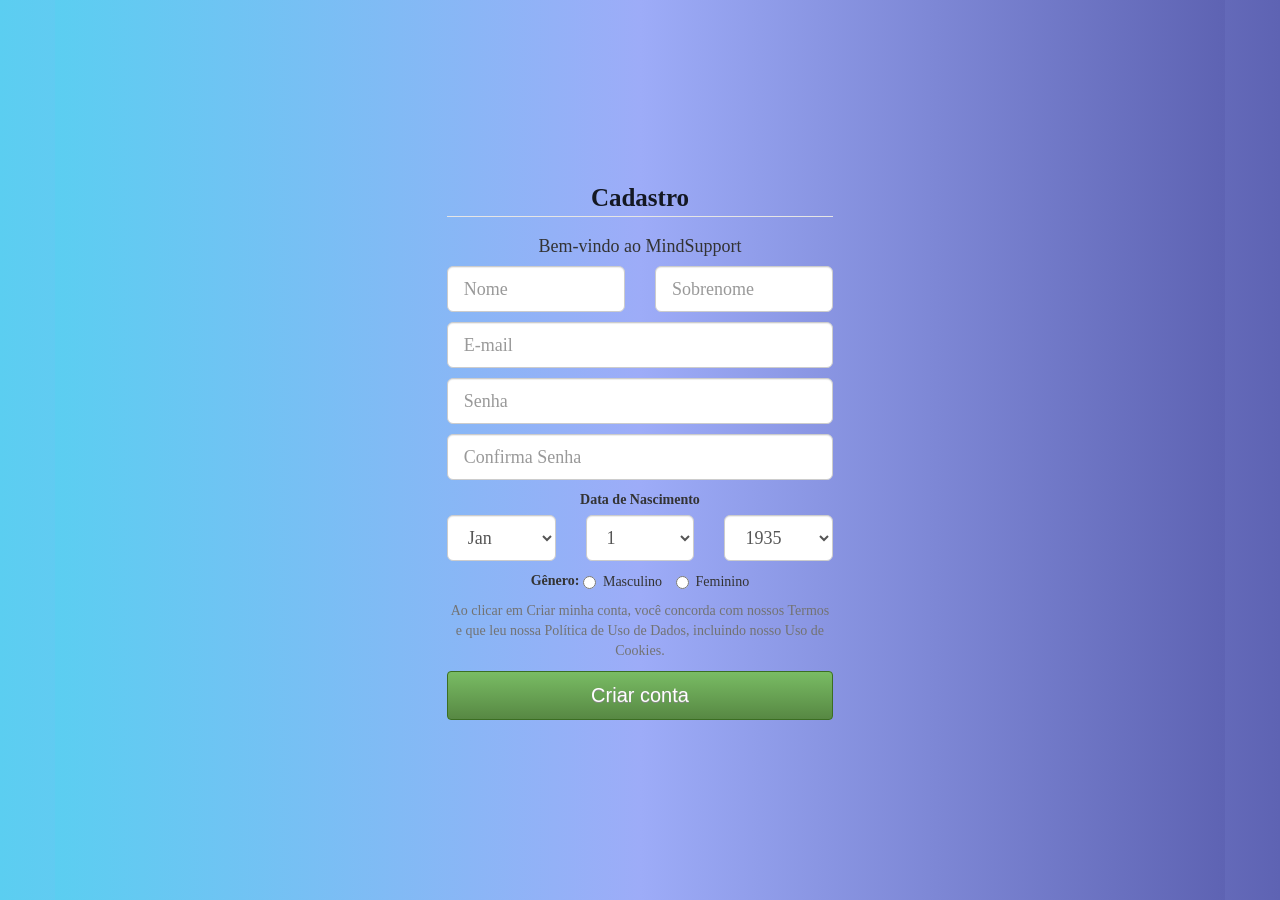
<file: cadastro.html>
<!DOCTYPE html>
<html lang="pt-BR">
<head>
    <meta charset="UTF-8">
    <meta name="viewport" content="width=device-width, initial-scale=1.0">
    <link href="//netdna.bootstrapcdn.com/bootstrap/3.0.0/css/bootstrap.min.css" rel="stylesheet" id="bootstrap-css">
    <script src="//code.jquery.com/jquery-1.11.1.min.js"></script>
    <script src="//netdna.bootstrapcdn.com/bootstrap/3.0.0/js/bootstrap.min.js"></script>
    <link rel="stylesheet" type="text/css" href="cadastro.css">
    <title>Cadastro</title>
</head>
<body>
    <div class="container" id="wrap">
        <div class="row">
            <div class="col-md-6 col-md-offset-3">
                <form action="r" method="post" accept-charset="utf-8" class="form" role="form">
                    <legend>Cadastro</legend>
                    <h4>Bem-vindo ao MindSupport</h4>
                    <div class="row">
                        <div class="col-xs-6 col-md-6">
                            <input type="text" name="firstname" value="" class="form-control input-lg" placeholder="Nome" />
                        </div>
                        <div class="col-xs-6 col-md-6">
                            <input type="text" name="lastname" value="" class="form-control input-lg" placeholder="Sobrenome" />
                        </div>
                    </div>
                    <input type="text" name="email" value="" class="form-control input-lg" placeholder="E-mail" />
                    <input type="password" name="password" value="" class="form-control input-lg" placeholder="Senha" />
                    <input type="password" name="confirm_password" value="" class="form-control input-lg" placeholder="Confirma Senha" />
                    <label>Data de Nascimento</label>
                    <div class="row">
                        <div class="col-xs-4 col-md-4">
                            <select name="month" class="form-control input-lg">
                                <option value="01">Jan</option>
                                <option value="02">Feb</option>
                                <option value="03">Mar</option>
                                <option value="04">Apr</option>
                                <option value="05">May</option>
                                <option value="06">Jun</option>
                                <option value="07">Jul</option>
                                <option value="08">Aug</option>
                                <option value="09">Sep</option>
                                <option value="10">Oct</option>
                                <option value="11">Nov</option>
                                <option value="12">Dec</option>
                            </select>
                        </div>
                        <div class="col-xs-4 col-md-4">
                            <select name="day" class="form-control input-lg">
                                <!-- Opções para os dias -->
                                <option value="1">1</option>
                                <option value="2">2</option>
                                <option value="3">3</option>
                                <option value="4">4</option>
                                <option value="5">5</option>
                                <option value="6">6</option>
                                <option value="7">7</option>
                                <option value="8">8</option>
                                <option value="9">9</option>
                                <option value="10">10</option>
                                <option value="11">11</option>
                                <option value="12">12</option>
                                <option value="13">13</option>
                                <option value="14">14</option>
                                <option value="15">15</option>
                                <option value="16">16</option>
                                <option value="17">17</option>
                                <option value="18">18</option>
                                <option value="19">19</option>
                                <option value="20">20</option>
                                <option value="21">21</option>
                                <option value="22">22</option>
                                <option value="23">23</option>
                                <option value="24">24</option>
                                <option value="25">25</option>
                                <option value="26">26</option>
                                <option value="27">27</option>
                                <option value="28">28</option>
                                <option value="29">29</option>
                                <option value="30">30</option>
                                <option value="31">31</option>
                            </select>
                        </div>
                        <div class="col-xs-4 col-md-4">
                            <select name="year" class="form-control input-lg">
                                <!-- Opções para os anos -->
                                <option value="1935">1935</option>
                                <option value="1936">1936</option>
                                <option value="1937">1937</option>
                                <option value="1938">1938</option>
                                <option value="1939">1939</option>
                                <option value="1940">1940</option>
                                <option value="1941">1941</option>
                                <option value="1942">1942</option>
                                <option value="1943">1943</option>
                                <option value="1944">1944</option>
                                <option value="1945">1945</option>
                                <option value="1946">1946</option>
                                <option value="1947">1947</option>
                                <option value="1948">1948</option>
                                <option value="1949">1949</option>
                                <option value="1950">1950</option>
                                <option value="1951">1951</option>
                                <option value="1952">1952</option>
                                <option value="1953">1953</option>
                                <option value="1954">1954</option>
                                <option value="1955">1955</option>
                                <option value="1956">1956</option>
                                <option value="1957">1957</option>
                                <option value="1958">1958</option>
                                <option value="1959">1959</option>
                                <option value="1960">1960</option>
                                <option value="1961">1961</option>
                                <option value="1962">1962</option>
                                <option value="1963">1963</option>
                                <option value="1964">1964</option>
                                <option value="1965">1965</option>
                                <option value="1966">1966</option>
                                <option value="1967">1967</option>
                                <option value="1968">1968</option>
                                <option value="1969">1969</option>
                                <option value="1970">1970</option>
                                <option value="1971">1971</option>
                                <option value="1972">1972</option>
                                <option value="1973">1973</option>
                                <option value="1974">1974</option>
                                <option value="1975">1975</option>
                                <option value="1976">1976</option>
                                <option value="1977">1977</option>
                                <option value="1978">1978</option>
                                <option value="1979">1979</option>
                                <option value="1980">1980</option>
                                <option value="1981">1981</option>
                                <option value="1982">1982</option>
                                <option value="1983">1983</option>
                                <option value="1984">1984</option>
                                <option value="1985">1985</option>
                                <option value="1986">1986</option>
                                <option value="1987">1987</option>
                                <option value="1988">1988</option>
                                <option value="1989">1989</option>
                                <option value="1990">1990</option>
                                <option value="1991">1991</option>
                                <option value="1992">1992</option>
                                <option value="1993">1993</option>
                                <option value="1994">1994</option>
                                <option value="1995">1995</option>
                                <option value="1996">1996</option>
                                <option value="1997">1997</option>
                                <option value="1998">1998</option>
                                <option value="1999">1999</option>
                                <option value="2000">2000</option>
                                <option value="2001">2001</option>
                                <option value="2002">2002</option>
                                <option value="2003">2003</option>
                                <option value="2004">2004</option>
                                <option value="2005">2005</option>
                                <option value="2006">2006</option>
                                <option value="2007">2007</option>
                                <option value="2008">2008</option>
                                <option value="2009">2009</option>
                                <option value="2010">2010</option>
                                <option value="2011">2011</option>
                                <option value="2012">2012</option>
                                <option value="2013">2013</option>
                            </select>
                        </div>
                    </div>
                    <label>Gênero:</label>
                    <label class="radio-inline">
                        <input type="radio" name="gender" value="M" id="male" /> Masculino
                    </label>
                    <label class="radio-inline">
                        <input type="radio" name="gender" value="F" id="female" /> Feminino
                    </label>
                    <br />
                    <span class="help-block">Ao clicar em Criar minha conta, você concorda com nossos Termos e que leu nossa Política de Uso de Dados, incluindo nosso Uso de Cookies.</span>
                    <button class="btn btn-lg btn-primary btn-block signup-btn" type="button" onclick="window.open('home.html', '_blank')">
                        Criar conta
                    </button>
                    
                    
                </form>
            </div>
        </div>
    </div>
</body>
</html>
</file>
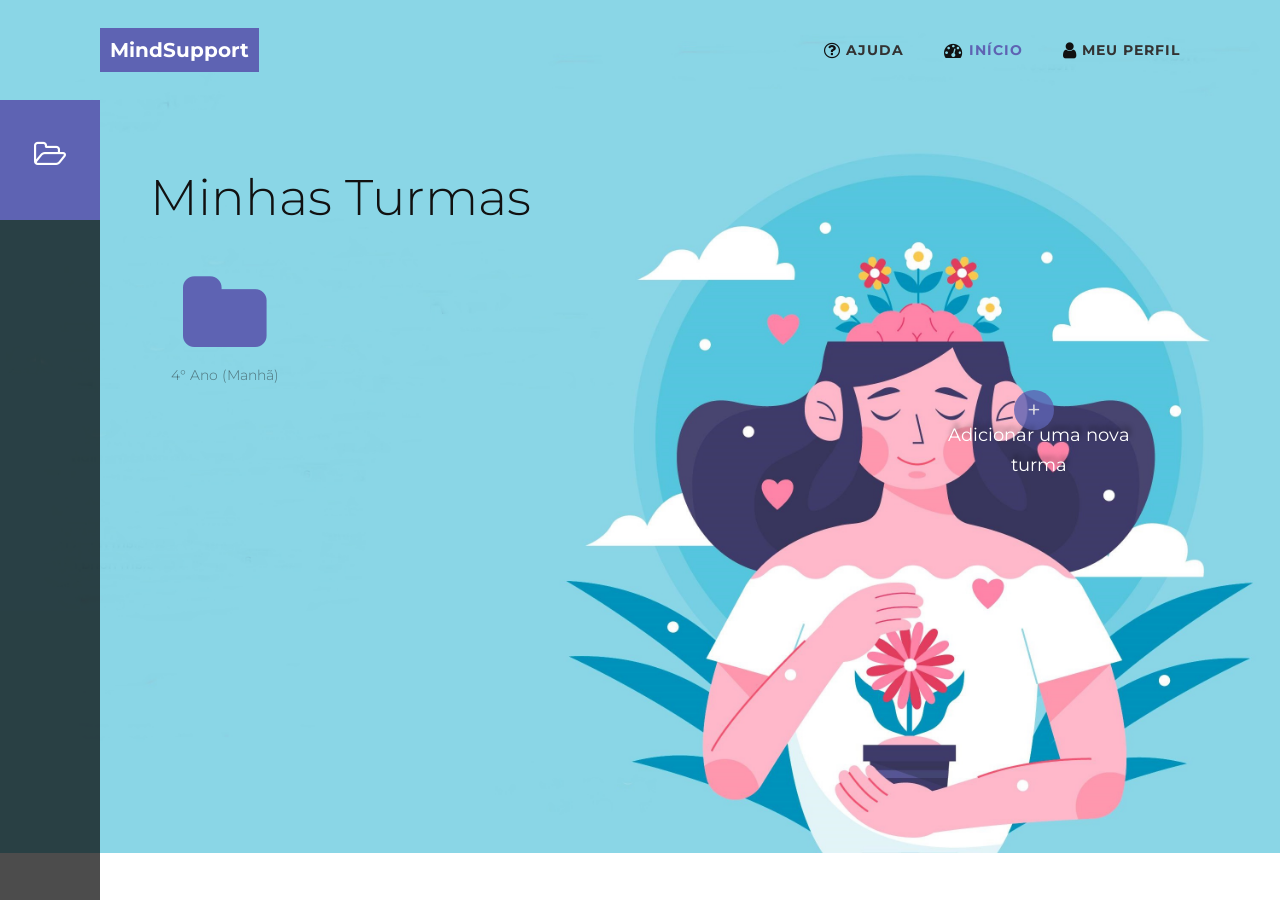
<file: home.html>
<link href="//netdna.bootstrapcdn.com/bootstrap/3.0.0/css/bootstrap.min.css" rel="stylesheet" id="bootstrap-css">
<script src="//netdna.bootstrapcdn.com/bootstrap/3.0.0/js/bootstrap.min.js"></script>
<script src="//code.jquery.com/jquery-1.11.1.min.js"></script>
<!------ Include the above in your HEAD tag ---------->

<!DOCTYPE html>
<html lang="pt-br">
<head>
  <title>Folder Library Concept</title>
  <meta charset="utf-8">
  <meta name="viewport" content="width=device-width, initial-scale=1">
  <link rel="stylesheet" href="https://maxcdn.bootstrapcdn.com/bootstrap/3.3.7/css/bootstrap.min.css">
  <link rel="stylesheet" href="https://maxcdn.bootstrapcdn.com/font-awesome/4.7.0/css/font-awesome.min.css">
  <link rel="stylesheet" type="text/css" href="home.css">
  <script src="home.js"></script>
</head>


<body>


<header>

  <div class="logo">MindSupport</div>
  <ul>
    <li><i class="fa fa-question-circle-o fa-lg"></i> Ajuda</li>
    <li class="active"><i class="fa fa-tachometer fa-lg"></i> Início</li>
    <a href="profile.html"><li><i class="fa fa-user fa-lg"></i> Meu Perfil</li></a>
  </ul>
</header>

<section id="wrapper">
  <nav>
    <ul>
      <li class="active tooltiper" data-tooltip="Meus documentos"><i class="fa fa-folder-open-o" aria-hidden="true"></i></li>
    </ul>
  </nav>
  
  <div class="main">
    <h1>Minhas Turmas</h1>
    <div class="left">
      <!-- Pastas Existentes -->
      <div class="top-droppable folder tooltiper tooltiper-up" data-tooltip="0 file" id="folder1"><i class="fa fa-folder" aria-hidden="true"></i><i class="fa fa-check" aria-hidden="true"></i><p>4° Ano (Manhã)</p></div>
 
    </div>
  </div>

  <!-- Seção para adicionar novas turmas/pastas -->
  <div class="right">
    <div class="input-select-wrap">
      <div class="fileUpload" id="addFolderBtn">
        <span>+</span>
        <p>Adicionar uma nova turma</p>
      </div>
    </div>
    <div id='draggableFile'>
      <span>Arraste seus arquivos aqui<br/><span>Você pode adicionar arquivos às pastas</span></span>
    </div>
    <div id='result'></div>
  </div>
</section>

<!-- Conteúdo das pastas -->
<div class="top-droppable folder-content easeout2 closed" id="folder1-content">
  <div class="close-folder-content"><i class="fa fa-times" aria-hidden="true"></i></div>
  <h2><i class="fa fa-folder" aria-hidden="true"></i><span>4° Ano (Manhã)</span></h2>
</div>
<div class="top-droppable folder-content easeout2 closed" id="folder2-content">
  <div class="close-folder-content"><i class="fa fa-times" aria-hidden="true"></i></div>
  <h2><i class="fa fa-folder" aria-hidden="true"></i><span>6° Ano (Manhã)</span></h2>
</div>
<div class="top-droppable folder-content easeout2 closed" id="folder3-content">
  <div class="close-folder-content"><i class="fa fa-times" aria-hidden="true"></i></div>
  <h2><i class="fa fa-folder" aria-hidden="true"></i><span>4° Ano (Tarde)</span></h2>
</div>
<div class="top-droppable folder-content easeout2 closed" id="folder4-content">
  <div class="close-folder-content"><i class="fa fa-times" aria-hidden="true"></i></div>
  <h2><i class="fa fa-folder" aria-hidden="true"></i><span>6° Ano (Tarde)</span></h2>
</div>


<script src="https://ajax.googleapis.com/ajax/libs/jquery/3.2.1/jquery.min.js"></script>
<script src="https://maxcdn.bootstrapcdn.com/bootstrap/3.3.7/js/bootstrap.min.js"></script>
<script>
  $(document).ready(function() {
    let folderCount = 5;

    // Função para criar nova pasta
    $("#addFolderBtn").on("click", function() {
      folderCount++;
      const newFolderId = 'folder' + folderCount;
      const newFolderContentId = newFolderId + '-content';

      // Adicionando nova pasta à esquerda
      $(".left").append(
        <div class="top-droppable folder tooltiper tooltiper-up" data-tooltip="0 file" id="${newFolderId}">
          <i class="fa fa-folder" aria-hidden="true"></i><i class="fa fa-check" aria-hidden="true"></i>
          <p>Nova Turma ${folderCount}</p>
        </div>
      );

      // Adicionando conteúdo da nova pasta
      $("body").append(
        <div class="top-droppable folder-content easeout2 closed" id="${newFolderContentId}">
          <div class="close-folder-content"><i class="fa fa-times" aria-hidden="true"></i></div>
          <h2><i class="fa fa-folder" aria-hidden="true"></i><span>Nova Turma ${folderCount}</span></h2>
        </div>
      );

      // Atribuindo eventos de duplo clique para abrir a nova pasta
      $("#" + newFolderId).dblclick(function() {
        $("#" + newFolderContentId).css("display", "block").removeClass("closed").addClass("easeout2");
      });

      // Função para fechar a nova pasta
      $("#" + newFolderContentId + " .close-folder-content").click(function() {
        $("#" + newFolderContentId).addClass("closed").delay(300).fadeOut();
      });
    });
  });
</script>
</body>
</html>
</file>
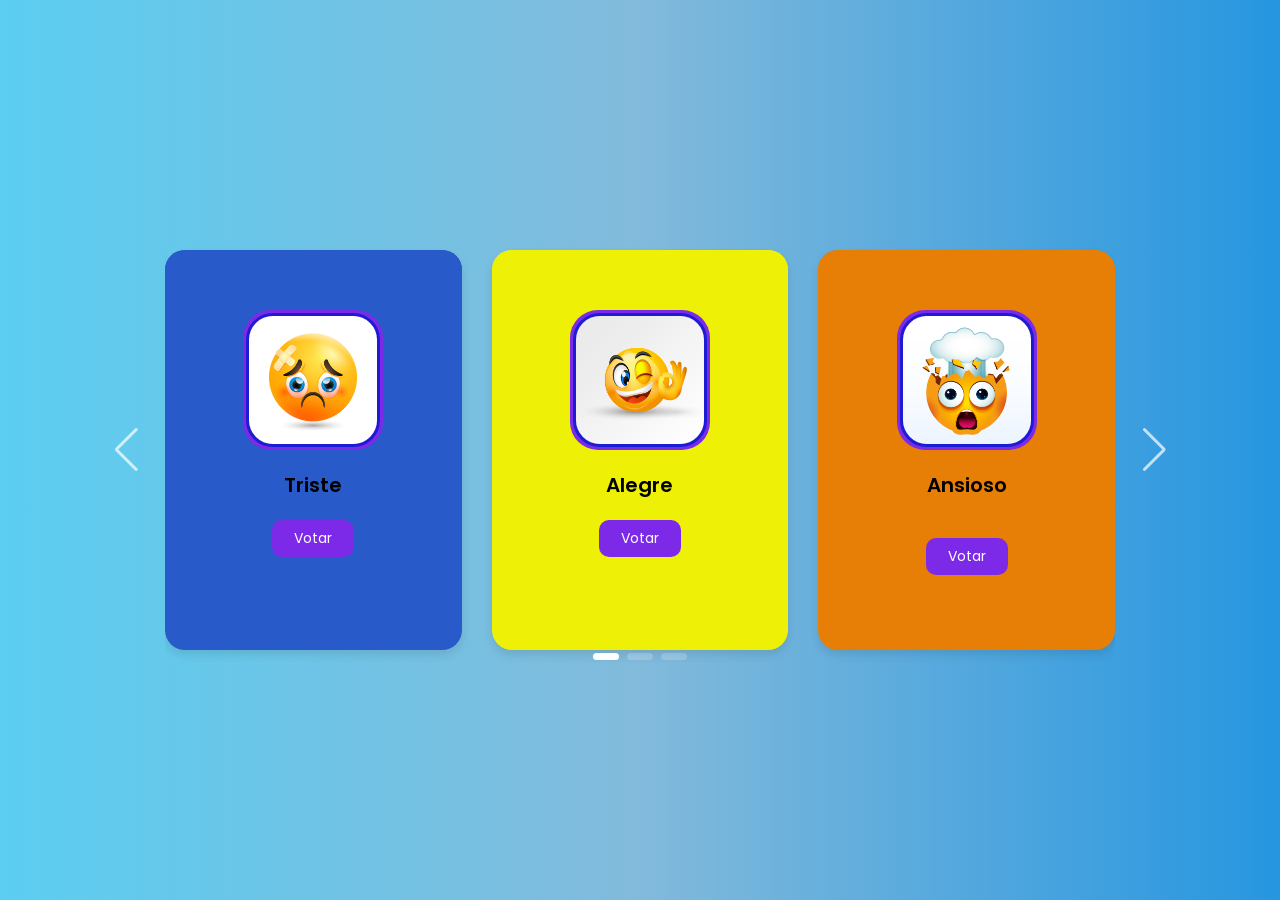
<file: Aluno/emocao.html>
<!DOCTYPE html>
<html lang="pt-br">
<head>
    <meta charset="UTF-8">
    <meta http-equiv="X-UA-Compatible" content="IE=edge">

    <!-- Link Swiper's CSS -->
    <link rel="stylesheet" href="https://unpkg.com/swiper/swiper-bundle.min.css"/>

    <!-- Fontawesome CDN Link -->
    <link rel="stylesheet" href="https://cdnjs.cloudflare.com/ajax/libs/font-awesome/6.0.0-beta3/css/all.min.css"/>
        
    <!-- CSS -->
    <link rel="stylesheet" href="emocao.css">
</head>
<body>

  <section>
    
    <div class="swiper mySwiper container">
      <div class="swiper-wrapper content">

        <div class="swiper-slide card card2">
          <div class="card-content">
            <div class="image">
              <img src="../img/triste.jpg" alt="">
            </div>

           

            <div class="name-profession">
              <span class="name">Triste</span>
              <span class="profession"></span>
            </div>

          

            <div class="button">
              <button class="aboutMe">Votar</button>
              
            </div>
          </div>
        </div>
        <div class="swiper-slide card card3">
          <div class="card-content">
            <div class="image">
              <img src="../img/alegre.jpg" alt="">
            </div>

          

            <div class="name-profession">
              <span class="name">Alegre</span>
             
            </div>

         

            <div class="button">
              <button class="aboutMe">Votar</button>
             
            </div>
          </div>
        </div>
        <div class="swiper-slide card card4">
          <div class="card-content">
            <div class="image">
              <img src="../img/ansioso.jpg" alt="">
            </div>

           

            <div class="name-profession">
              <span class="name">Ansioso</span>
              
            </div>

            <div class="rating">
              
            </div>

            <div class="button">
              <button class="aboutMe">Votar</button>
              
            </div>
          </div>
        </div>
        <div class="swiper-slide card card5">
          <div class="card-content">
            <div class="image">
              <img src="../img/raiva.jpg" alt="">
            </div>

           

            <div class="name-profession">
              <span class="name">Raiva</span>
           
            </div>

          

            <div class="button">
              <button class="aboutMe">Votar</button>
        
            </div>
          </div>
        </div>
        <div class="swiper-slide card card6">
          <div class="card-content">
            <div class="image">
              <img src="../img/medo.jpg" alt="">
            </div>

       

            <div class="name-profession">
              <span class="name">Medo</span>
        
            </div>

           

            <div class="button">
              <button class="aboutMe">Votar</button>
           
            </div>
          </div>
        </div>
        <div class="swiper-slide card card7">
          <div class="card-content">
            <div class="image">
              <img src="../img/tedio.jpg" alt="">
            </div>

        
            <div class="name-profession">
              <span class="name">Tédio</span>
              
            </div>

       

            <div class="button">
              <button class="aboutMe">Votar</button>
            
            </div>
          </div>
        </div>
        <div class="swiper-slide card card8">
          <div class="card-content">
            <div class="image">
              <img src="../img/inveja.png" alt="">
            </div>

          
            <div class="name-profession">
              <span class="name">Inveja</span>
             
            </div>

           

            <div class="button">
              <button class="aboutMe">Votar</button>
              
            </div>
          </div>
        </div>
        <div class="swiper-slide card card9">
          <div class="card-content">
            <div class="image">
              <img src="../img/timidez.png" alt="">
            </div>


            <div class="name-profession">
              <span class="name">Timidez</span>
             
            </div>

         
            <div class="button">
              <button class="aboutMe">Votar</button>
              
            </div>
          </div>
        </div>
        <div class="swiper-slide card card10">
          <div class="card-content">
            <div class="image">
              <img src="../img/vergonha.png" alt="">
            </div>

           

            <div class="name-profession">
              <span class="name">Vergonha</span>
             
            </div>

           

            <div class="button">
              <button class="aboutMe">Votar</button>
             
            </div>
          </div>
        </div>

      </div>
    </div>

    <div class="swiper-button-next"></div>
      <div class="swiper-button-prev"></div>
      <div class="swiper-pagination"></div>
  </section>

  <!-- Swiper JS -->
  <script src="https://unpkg.com/swiper/swiper-bundle.min.js"></script>

  <script src="./emocao.js"></script>

</body>
</html>
</file>
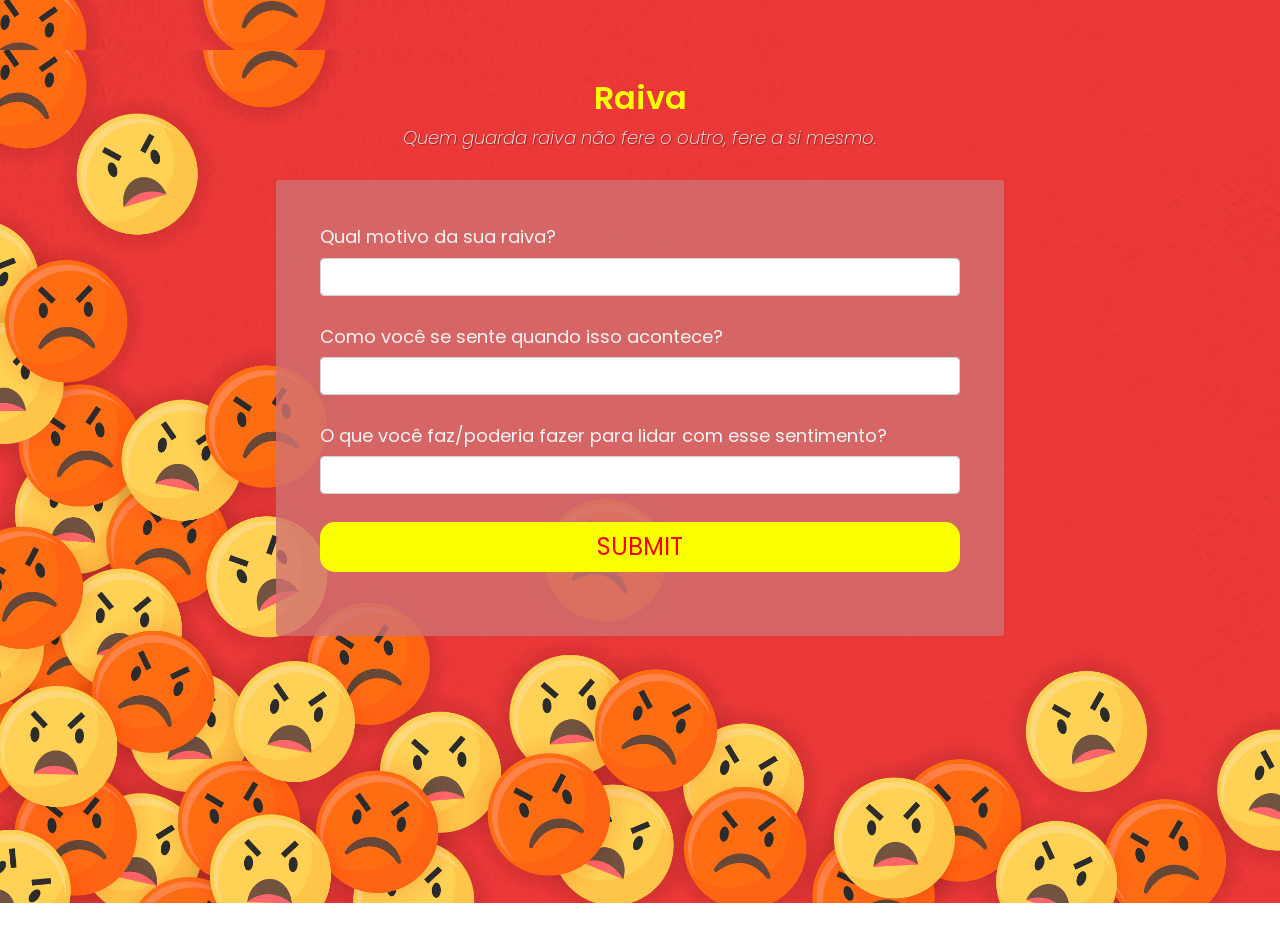
<file: Aluno/raiva.html>
<!DOCTYPE html>
<html lang="en">
<head>
    <meta charset="UTF-8">
    <meta name="viewport" content="width=device-width, initial-scale=1.0">

    <link rel="stylesheet" href="raiva.css">
    <title>Survey Form</title>
</head>
<body>
    <div class="container ">
        <header class="header">
            <h1 id="title">
                Raiva
            </h1>
            <p id="description">
                Quem guarda raiva não fere o outro, fere a si mesmo.


            </p>
        </header>
        <form action="" id="survey-form">

            <!-- Text section -->
            <div class="form-group">
                <label for="name">Qual motivo da sua raiva?</label>
                <input type="text" name="name" id="raiva" class="formControl">
            </div>
            <!-- end of text section -->

            <!-- Type Email section -->
            <div class="form-group">
                <label for="email">Como você se sente quando isso acontece?</label>
                <input type="email" name="email" id="sentimentos" class="formControl" >
            </div>
            <!-- end of Email section -->
            <div class="form-group">
                <label for="email">O que você faz/poderia fazer para lidar com esse sentimento?</label>
                <input type="email" name="email" id="sentimentos" class="formControl" >
            </div>
            <!-- Type Number section -->
            
            <!-- end of Number section -->

            <!-- Type Number section -->
        
            <!--  end of number section -->

            <!-- select section -->
           
            

       
            <!-- End of checkbox section -->

            <!-- Textarea section -->
           
              
            <div class="form-group">
                <button type="submit" id="submit" class="btn">Submit</button>
            </div>
        </form>
    </div>
</body>
</html>
</file>
<file: cadastro.css>
html, body {
   background-image: linear-gradient(to right, #5bcef1, #9dacf8, #5e63b3);
    background-size: cover;
    background-repeat: no-repeat;
    height: 100%;
    display: flex;
    align-items: center;
    justify-content: center;
    font-family: "Alfa Slab One", serif;
    margin: 0;
}

.container {
    text-align: center;
    display: flex;
    flex-direction: column;
    align-items: center;
}

legend {
    color: #141823;
    font-size: 25px;
    font-weight: bold;
}

.signup-btn {
    background: #79bc64;
    background-image: linear-gradient(to bottom, #79bc64, #578843);
    border-radius: 4px;
    text-shadow: 0px 1px 0px #898a88;
    box-shadow: 0px 0px 0px #a4e388;
    font-family: Arial;
    color: #ffffff;
    font-size: 20px;
    padding: 10px 20px;
    border: solid #3b6e22 1px;
    text-decoration: none;
}

.signup-btn:hover {
    background: #79bc64;
    background-image: linear-gradient(to bottom, #79bc64, #5e7056);
    text-decoration: none;
}

.navbar-default .navbar-brand {
    color: #fff;
    font-size: 30px;
    font-weight: bold;
}

.form .form-control {
    margin-bottom: 10px;
}

@media (min-width:768px) {
    #home {
        margin-top: 50px;
    }
    #home .slogan {
        color: #0e385f;
        line-height: 29px;
        font-weight: bold;
    }
}
</file>
<file: home.css>
@import url(https://fonts.googleapis.com/css?family=Montserrat:300,400,700);header,nav ul,nav ul li{width:100%}


.input-wrap i,header .logo{transform:translateY(-50%)}
#searchbar,body,h1,h2,h3{font-family:Montserrat,sans-serif}
*{margin:0;padding:0;outline:0;list-style:none;text-decoration:none;box-sizing:border-box;color:#111;background:0 0;border:none}
#searchbar,.right{border-radius:8px}
body{background:url(http://www.thomaspodgro.com/pen/hero-bg.jpg) top left no-repeat;background-size:cover;font-weight:400;min-height:100vh}
#wrapper{padding:100px 100px 50px 50px}
h1,h2,h3{font-weight:300}
header .logo,header ul li{display:inline-block;font-weight:700}
header{position:fixed;top:0;left:0;;height:100px;line-height:100px;padding:0 100px;z-index:999}
header .logo{float:left;font-size:20px;color:#fff;background:#5e63b3;line-height:initial;position:relative;top:50%;padding:10px}
header ul{float:right;display:inline-block}
header ul li{float:left;text-transform:uppercase;font-size:14px;color:#333;margin-left:40px;letter-spacing:1px}
.folder p,h1{font-weight:300}
header ul li.active{color:#5e63b3}
nav{position:fixed;top:100px;left:0;height:calc(100vh - 100px);width:100px;z-index:3;background:rgba(0,0,0,.7)}
.input-wrap,.left,.right,nav ul{position:relative}
nav ul li{height:120px;border-bottom:1px solid rgba(255,255,255,.3);text-align:center;line-height:120px;cursor:pointer}
nav ul li.active{border-bottom:none;background:#5e63b3}
nav ul li.disabled:hover{background:rgba(0,0,0,.2);cursor:not-allowed}
nav ul li i.fa{color:#fff;font-size:30px}
#searchbar,.input-wrap i{background:#fff;color:#333}
.main{width:60%;float:left;margin-left:100px;margin-top:50px}
.left{margin-top:30px}
.right{width:25%;float:right;background:#fff;padding:30px;height:70vh;min-height:500px;margin-top:50px;margin-bottom:10vh}
.left:after,.right:after{content:"";display:table;clear:both}
h1{font-size:50px;margin-bottom:30px}
.input-wrap i{position:absolute;right:40px;top:50%}
.folder,.item{margin-right:10px;position:relative}
#searchbar{display:block;width:100%;padding:20px 40px;font-size:18px}
#searchbar::-webkit-input-placeholder{color:#b9b9b9}
#searchbar::-moz-placeholder{color:#b9b9b9}
#searchbar:-ms-input-placeholder{color:#b9b9b9}
#searchbar:-moz-placeholder{color:#b9b9b9}
.item{cursor:-webkit-grab;margin-bottom:20px;padding:0 0 20px 20px;display:block;border-bottom:1px solid #ccc;background:rgba(255,255,255,.3);transition:.3s width ease-out,.3s height ease-out}
.item i{margin-right:10px}
.item i,.item p{display:inline-block;vertical-align:middle}
.item p{line-height:1.2;word-break:break-all;width:calc(100% - 50px)}
.is-dropped{transform:scale(0);transition:.2s all ease-out}
.folder{float:left;width:150px;height:150px;background:rgba(0,0,0,0);transition:.2s background-color ease-out;text-align:center}
.folder i.fa-folder{height:90px!important;width:100%!important;line-height:100px!important;margin:10px auto!important;font-size:90px!important;transition:.2s all ease-out}
.folder i.fa-check{color:#fff;background:rgba(0,0,0,.1);border-radius:50%;width:60px;height:60px;text-align:center;line-height:60px;position:absolute;left:0;right:0;top:34px;margin:auto;pointer-events:none;transform:scale(0);opacity:0;font-size:24px}
.folder.item-dropped i.fa-check{animation:animateValidation 1s linear}
@keyframes animateValidation{
0%{transform:scale(1.5);opacity:0}
40%,80%{transform:scale(1);opacity:1}
100%{transform:scale(0);opacity:0}
}
.folder p{cursor:default;opacity:.5;transition:.2s all ease-out}
.folder:hover .fa-folder{transform:scale(1.1)!important}
.folder:hover p{transform:translateY(6px);opacity:1}
.tooltiper .tooltip,.tooltiper-up .tooltip{font-size:.7rem;background:rgba(0,0,0,.7);padding:5px 10px;border-radius:5px;line-height:1.4em;opacity:0}
#folder1 i.fa-folder,#folder1-content h2 .fa-folder{color:#5e63b3!important}
#folder2 i.fa-folder,#folder2-content h2 .fa-folder{color:#4bc97a}
#folder3 i.fa-folder,#folder3-content h2 .fa-folder{color:#6fdbeb}
#folder4 i.fa-folder,#folder4-content h2 .fa-folder{color:#eeca4e}
#folder5 i.fa-folder,#folder5-content h2 .fa-folder{color:#5b5b5b}
.tooltiper{position:relative;z-index:3}
.tooltiper .tooltip{min-width:110px;position:absolute;text-align:left;color:#fff;display:block;top:50%;left:120px;transform:translateY(-50%) scale(0);transform-origin:left;transition:transform .2s ease-out,opacity .1s ease-out .1s}
.tooltiper-up .tooltip{min-width:0;position:absolute;text-align:center;color:#fff;display:inline-block;top:-20px;left:50%;transform:translate(-50%,-50%) scale(0);transform-origin:bottom}
.tooltiper-up:hover .tooltip,.tooltiper:hover .tooltip{opacity:1;transition:transform .2s ease-out,opacity .1s ease-out}
.tooltiper:hover .tooltip{transform:translateY(-50%) scale(1)}
.tooltiper-up:hover .tooltip{transform:translate(-50%,-50%) scale(1)}
.tooltiper .tooltip:after{right:100%;top:50%;border:solid transparent;content:" ";height:0;width:0;position:absolute;pointer-events:none;border-right-color:rgba(0,0,0,.7);border-width:4px;margin-top:-4px}
.tooltiper-up .tooltip:after{border-width:7px 7px 0;border-color:rgba(0,0,0,.7) transparent transparent;right:0;left:0;margin:0 auto;top:100%}
.folder-content{display:none;position:absolute;height:420px;width:1012px;background:rgba(255,255,255,.9);z-index:10;box-shadow:0 10px 30px rgba(0,0,0,.1);left:150px;top:315px;border-radius:8px;padding:30px}
.folder-content h2{font-size:21px;padding-bottom:10px;margin-bottom:30px;border-bottom:1px solid #ccc;cursor:default}
.folder-content h2 i{margin-right:10px}
.easeout2{transition:.2s all ease-out}
.folder-content.closed{transform:scale(.8);opacity:0}
.close-folder-content{position:absolute;right:20px;top:20px;background:#f3f3f3;padding:5px 10px;border-radius:5px}
.close-folder-content:hover,.fileUpload span{background:#5e63b3}
.close-folder-content,.close-folder-content i{transition:.16s all ease-out}
.close-folder-content:hover i{color:#fff}
.folder-content .file{float:left;margin-right:20px;bottom:20px;text-align:center;padding:20px}
.folder-content p{font-size:14px}
.folder-content .file i{font-size:36px;margin-bottom:15px}
.ui-draggable-dragging{z-index:999}
.input-select-wrap{position:absolute;top:50%;left:0;right:0;transform:translateY(-50%);width:250px;height:70px;line-height:70px;margin:0 auto;text-align:center;transition:.3s all ease-out}
#fileSelect{color:transparent;position:relative;width:100%;height:100%;margin:0 auto;display:block;cursor:pointer}
.fileUpload p,.fileUpload span{display:inline-block;vertical-align:middle;transition:.3s all ease-out}
#fileSelect::-webkit-file-upload-button{visibility:hidden}
.fileUpload{position:absolute;top:0;left:0;width:100%;height:100%}
.fileUpload span{opacity:.8;height:40px;width:40px;line-height:40px;color:#fff;text-align:center;border-radius:50%;font-size:24px;margin-right:10px}
.fileUpload p{font-weight:400;line-height:30px;height:30px;font-size:18px}
.fileUpload p:after{content:"Add up to 5GB";display:block;height:0;font-weight:400;text-align:left;color:#999;line-height:10px;font-size:14px;margin-top:5px;opacity:0;transition:.3s all ease-out;transform:translateY(-18px)}
#draggableFile,#draggableFile>span{position:fixed;text-align:center;width:100%}
.input-select-wrap:hover .fileUpload p:after{opacity:1;height:10px;transform:translateY(0)}
.input-select-wrap:hover .fileUpload p{height:50px}
.input-select-wrap:hover .fileUpload span{opacity:1}
#draggableFile{color:#FFF;top:0;left:0;opacity:0;background:rgba(161, 54, 249, 0.7);height:0;transition:.6s opacity ease-out,0s height linear .6s;z-index:3}
.visible #draggableFile{opacity:1;height:100vh;transition:.6s opacity ease-out}
#draggableFile>span{display:block;font-size:30px;top:50%;height:0;transform:translateY(-50%);color:#fff;pointer-events:none}
#draggableFile>span>span{font-size:16px;opacity:.7;font-weight:300;color:#fff}
#myForm #result{background-color:#999;padding:10px;border-radius:10px;color:#222;margin-right:30px;margin-left:30px;border:2px solid #000;display:none}

html,body{
    background-image: url('img/moca.jpg');
    background-size: 100%;
    background-repeat: no-repeat;
    height: 100%;
    font-family:Montserrat,sans-serif
    
    }

    .right {
        background-color: transparent; /* Remove qualquer fundo branco */
        margin: 0; /* Remove margens externas */
        padding: 0; /* Remove espaçamento interno */
      }
      
      .input-select-wrap {
        background-color: transparent; /* Garante que o fundo do seletor também seja transparente */
      }
      
      .fileUpload {
    
        padding: 10px;
        border-radius: 5px; /* Arredonda os cantos */
        display: inline-block; /* Faz o botão ter o tamanho apropriado */
        cursor: pointer; /* Altera o cursor para indicar que é clicável */
      }
      
      #draggableFile {
     
        padding: 20px;
        text-align: center;
        margin-top: 20px;
      }
      
      #result {
        background-color: transparent; /* Garante que o fundo seja transparente */
        margin-top: 20px;
      }
    
      .fileUpload p {
        color: rgb(74, 36, 180); /* Cor do texto */
        text-shadow: 2px -2px 5px rgba(0, 0, 0, 0.5); /* Sombreamento do texto para cima */
      }
      .fileUpload p {
  color: rgb(255, 255, 255); /* Cor do texto */
  text-shadow: 2px -5px 5px rgba(0, 0, 0, 0.5); /* Sombreamento do texto */
  transform: translateY(-10px); /* Desloca o texto para cima */
}
</file>
<file: Aluno/emocao.css>
/* === Google Font Import - Poppins === */
@import url('https://fonts.googleapis.com/css2?family=Poppins:wght@300;400;500;600;700&display=swap');

*{
  margin: 0;
  padding: 0;
  box-sizing: border-box;
  font-family: 'Poppins', sans-serif;
}

body{
  height: 100vh;
  display: flex;
  align-items: center;
  justify-content: center;
  background-image: linear-gradient(to right, #5bcef1, #82badb, #2696e0);
}

section{
  position: relative;  
  height: 450px;
  width: 1075px;
  display: flex;
  align-items: center;
}

.swiper{
  width: 950px;
}

.card{
  position: relative;
  background: #ffffff;
  border-radius: 20px;
  height: 400px;
  margin: 20px 0;
  box-shadow: 0 5px 10px rgba(0, 0, 0, 0.1);
}

.card2{
  position: relative;
  background: #285bc9;
  border-radius: 20px;
  height: 400px;
  margin: 20px 0;
  box-shadow: 0 5px 10px rgba(0, 0, 0, 0.1);
}
.card3{
  position: relative;
  background: #eef106;
  border-radius: 20px;
  height: 400px;
  margin: 20px 0;
  box-shadow: 0 5px 10px rgba(0, 0, 0, 0.1);
}
.card4{
  position: relative;
  background: #e77e06;
  border-radius: 20px;
  height: 400px;
  margin: 20px 0;
  box-shadow: 0 5px 10px rgba(0, 0, 0, 0.1);
}
.card5{
  position: relative;
  background: #c90808;
  border-radius: 20px;
  height: 400px;
  margin: 20px 0;
  box-shadow: 0 5px 10px rgba(0, 0, 0, 0.1);
}
.card6{
  position: relative;
  background: #ad2ec7;
  border-radius: 20px;
  height: 400px;
  margin: 20px 0;
  box-shadow: 0 5px 10px rgba(0, 0, 0, 0.1);
}
.card7{
  position: relative;
  background: #cb85da;
  border-radius: 20px;
  height: 400px;
  margin: 20px 0;
  box-shadow: 0 5px 10px rgba(0, 0, 0, 0.1);
}
.card8{
  position: relative;
  background: #45dd1f;
  border-radius: 20px;
  height: 400px;
  margin: 20px 0;
  box-shadow: 0 5px 10px rgba(0, 0, 0, 0.1);
}
.card9{
  position: relative;
  background: #ec8787;
  border-radius: 20px;
  height: 400px;
  margin: 20px 0;
  box-shadow: 0 5px 10px rgba(0, 0, 0, 0.1);
}

.card10{
  position: relative;
  background: #f00b98;
  border-radius: 20px;
  height: 400px;
  margin: 20px 0;
  box-shadow: 0 5px 10px rgba(0, 0, 0, 0.1);
}
.card::before{
  content: "";
  position: absolute;
  height: 40%;
  width: 100%;
  background: white;
  border-radius: 20px 20px 0 0;
}

.card2::before{
  content: "";
  position: absolute;
  height: 40%;
  width: 100%;
  background: #285bc9;
  border-radius: 20px 20px 0 0;
}

.card3::before{
  content: "";
  position: absolute;
  height: 40%;
  width: 100%;
  background: #eef106;
  border-radius: 20px 20px 0 0;
}

.card4::before{
  content: "";
  position: absolute;
  height: 40%;
  width: 100%;
  background: #e77e06;
  border-radius: 20px 20px 0 0;
}

.card5::before{
  content: "";
  position: absolute;
  height: 40%;
  width: 100%;
  background: #c90808;
  border-radius: 20px 20px 0 0;
}

.card6::before{
  content: "";
  position: absolute;
  height: 40%;
  width: 100%;
  background: #ad2ec7;
  border-radius: 20px 20px 0 0;
}

.card7::before{
  content: "";
  position: absolute;
  height: 40%;
  width: 100%;
  background: #cb85da;
  border-radius: 20px 20px 0 0;
}

.card8::before{
  content: "";
  position: absolute;
  height: 40%;
  width: 100%;
  background: #45dd1f;
  border-radius: 20px 20px 0 0;
}

.card9::before{
  content: "";
  position: absolute;
  height: 40%;
  width: 100%;
  background: #ec8787;
  border-radius: 20px 20px 0 0;
}

.card10::before{
  content: "";
  position: absolute;
  height: 40%;
  width: 100%;
  background: #f00b98;
  border-radius: 20px 20px 0 0;
}

.card .card-content{
  display: flex;
  flex-direction: column;
  align-items: center;
  padding: 30px;
  position: relative;
  z-index: 100;
}

section .card .image{
  height: 140px;
  width: 140px;
  border-radius: 20%;
  padding: 3px;
  background: #7d2ae8;
  margin-top: 30px;
}

section .card .image img{
  height: 100%;
  width: 100%;
  object-fit: cover;
  border-radius: 20%;
  border: 3px solid #1a1dd3;
}

.card .media-icons{
  position: absolute;
  top: 12px;
  right: 95px;
  display: flex;
  flex-direction: row;
  align-items: center;
}

.card .media-icons i{
  color: #7d2ae8;
  opacity: 0.6;
  margin-top: 10px;
  transition: all 0.3s ease;
  cursor: pointer;
  margin: 10px;
}

.card .media-icons i:hover{
  opacity: 1;
}

.card .name-profession{
  display: flex;
  flex-direction: column;
  align-items: center;
  margin-top: 20px;
  color: black;
} 

.name-profession .name{
  font-size: 20px;
  font-weight: 600;
}

.name-profession .profession{
  font-size:15px;
  font-weight: 500;
}

.card .rating{
  display: flex;
  align-items: center;
  margin-top: 18px;
}

.card .rating i{
  font-size: 18px;
  margin: 0 2px;
  color: #7d2ae8;
}

.card .button{
  width: 100%;
  display: flex;
  justify-content: space-around;
  margin-top: 20px;
}

.card .button button{
  background: #7d2ae8;
  outline: none;
  border: none;
  color: #fff;
  padding: 8px 22px;
  border-radius: 10px;
  font-size: 14px;
  transition: all 0.3s ease;
  cursor: pointer;
}

.button button:hover{
  background: #6616d0;
}

.swiper-pagination{
  position: absolute;
  top: 450px;
}

.swiper-pagination-bullet{
  height: 7px;
  width: 26px;
  border-radius: 25px;
  background: white;
}

.swiper-button-next, .swiper-button-prev{
  opacity: 0.7;
  color: white;
  transition: all 0.3s ease;
}
.swiper-button-next:hover, .swiper-button-prev:hover{
  opacity: 1;
  color: white;
}
</file>
<file: Aluno/raiva.css>
@import url('https://fonts.googleapis.com/css2?family=Poppins&display=swap');

html,body{
    background-image: url('/img/raivaessa.jpg');
    background-size: 100%;
    background-repeat: no-repeat;
    height: 100%;
    
    
    }
:root{
    --color-white:#f3f3f3;
    --color-darkblue:#f50000;
    --color-darkblue-alpha:rgba(209, 114, 114, 0.8);
    --color-green:#fbff00;
}
*,*::before,*::after{
    box-sizing: border-box;
}
body{
    font-family: 'Poppins',sans-serif;
    font-size: 1rem;
    font-weight: 400;
    line-height: 1.4;
    color: var(--color-white);
    margin: 0;
}
body::before{
 
    height: 100%;
    width: 100%;
    z-index: -1;
    background: var(--color-darkblue);
    background-image: linear-gradient(215deg,rgba(75, 113, 179, 0.8),rgba(124, 192, 147, 0.8)),url(/developers.jpg);
    background-size: cover;
    background-repeat: no-repeat;
    background-position: center;
}
#title{
    color: var(--color-green);
    font-weight: 600;
    
    
}
h1{
    font-weight: 400;
    line-height: 1.2;
}
p{
    font-size: 1.125rem;
}
h1,p{
    margin-top: 0;
    margin-bottom: 0.5rem;
}
label{
    display: flex;
    align-items: center;
    font-size: 1.125rem;
    margin-bottom: 0.5rem;
}

input,button,select,textarea{
    margin: 0;
    font-family: inherit;
    font-size: inherit;
    line-height: inherit;
}
.container{
    width: 100%;
    margin: 3.125rem auto 0 auto;
    padding:1.8rem 1rem;
}

.header{
    padding: 0 0.625rem;
    margin-bottom: 1.875rem;
    text-align: center;
}
#description{
    font-style: italic;
    font-weight: 200;
    text-shadow: 1px 1px 1px rgba(0,0,0,0.4);

}
.clue{
    margin-left: 0.25rem;
    font-size: 0.9rem;
    color: #e4e4e4;
}
#quest{
    color: rgb(241, 191, 98);
    font-size: 1.5rem;
}
form{
    background: var(--color-darkblue-alpha);
    border-radius: 0.25rem;
}

@media (min-width: 480px){
    form{
        padding: 2.5rem;
    }
}
.form-group{
    margin: 0 auto 1.25rem auto;
    padding: 0.25rem;
}
.formControl{
   
    width: 100%;
    height: 2.375rem;
    padding: 0.375rem 0.75rem;
    color: #574949;
    background-color: #fff;
    background-clip: padding-box;
    border: 1px solid #ced4da;
    border-radius: 0.25rem;
    transition: border-color 0.15s ease-in-out,box-shadow 0.15s ease-in-out;
}
.formControl:focus{
    border-color:rgb(255, 0, 0);
    outline: 0;
    box-shadow:0 0 0 0.2rem rgb(224, 15, 15)
}
.inputRadio,
.checkbox
{
    display: inline-block;
    margin-right: 0.625rem;
    min-height: 1.25rem;
    min-width: 1.25rem;

}
.textarea{
    width: 100%;
    padding: 0.75rem;
    font-size: 1.15rem;
    outline: none;
    border-color: rgb(255, 0, 0);
    border-radius: 5px;
}
.btn{
    display: block;
    width: 100%;
    padding:0.5rem 0.75rem;
    background: var(--color-green);
    color: inherit;
    border-radius: 15px;
    cursor: pointer;
    outline: none;
    text-transform: uppercase;
    font-size: 1.5rem;
    color: rgb(255, 0, 0);
    border: none;
}

@media (min-width:576px){
    .container{
        max-width: 540px;
    }
}
@media (min-width:800px){
    .container{
        max-width: 760px;
    }
}
</file>
